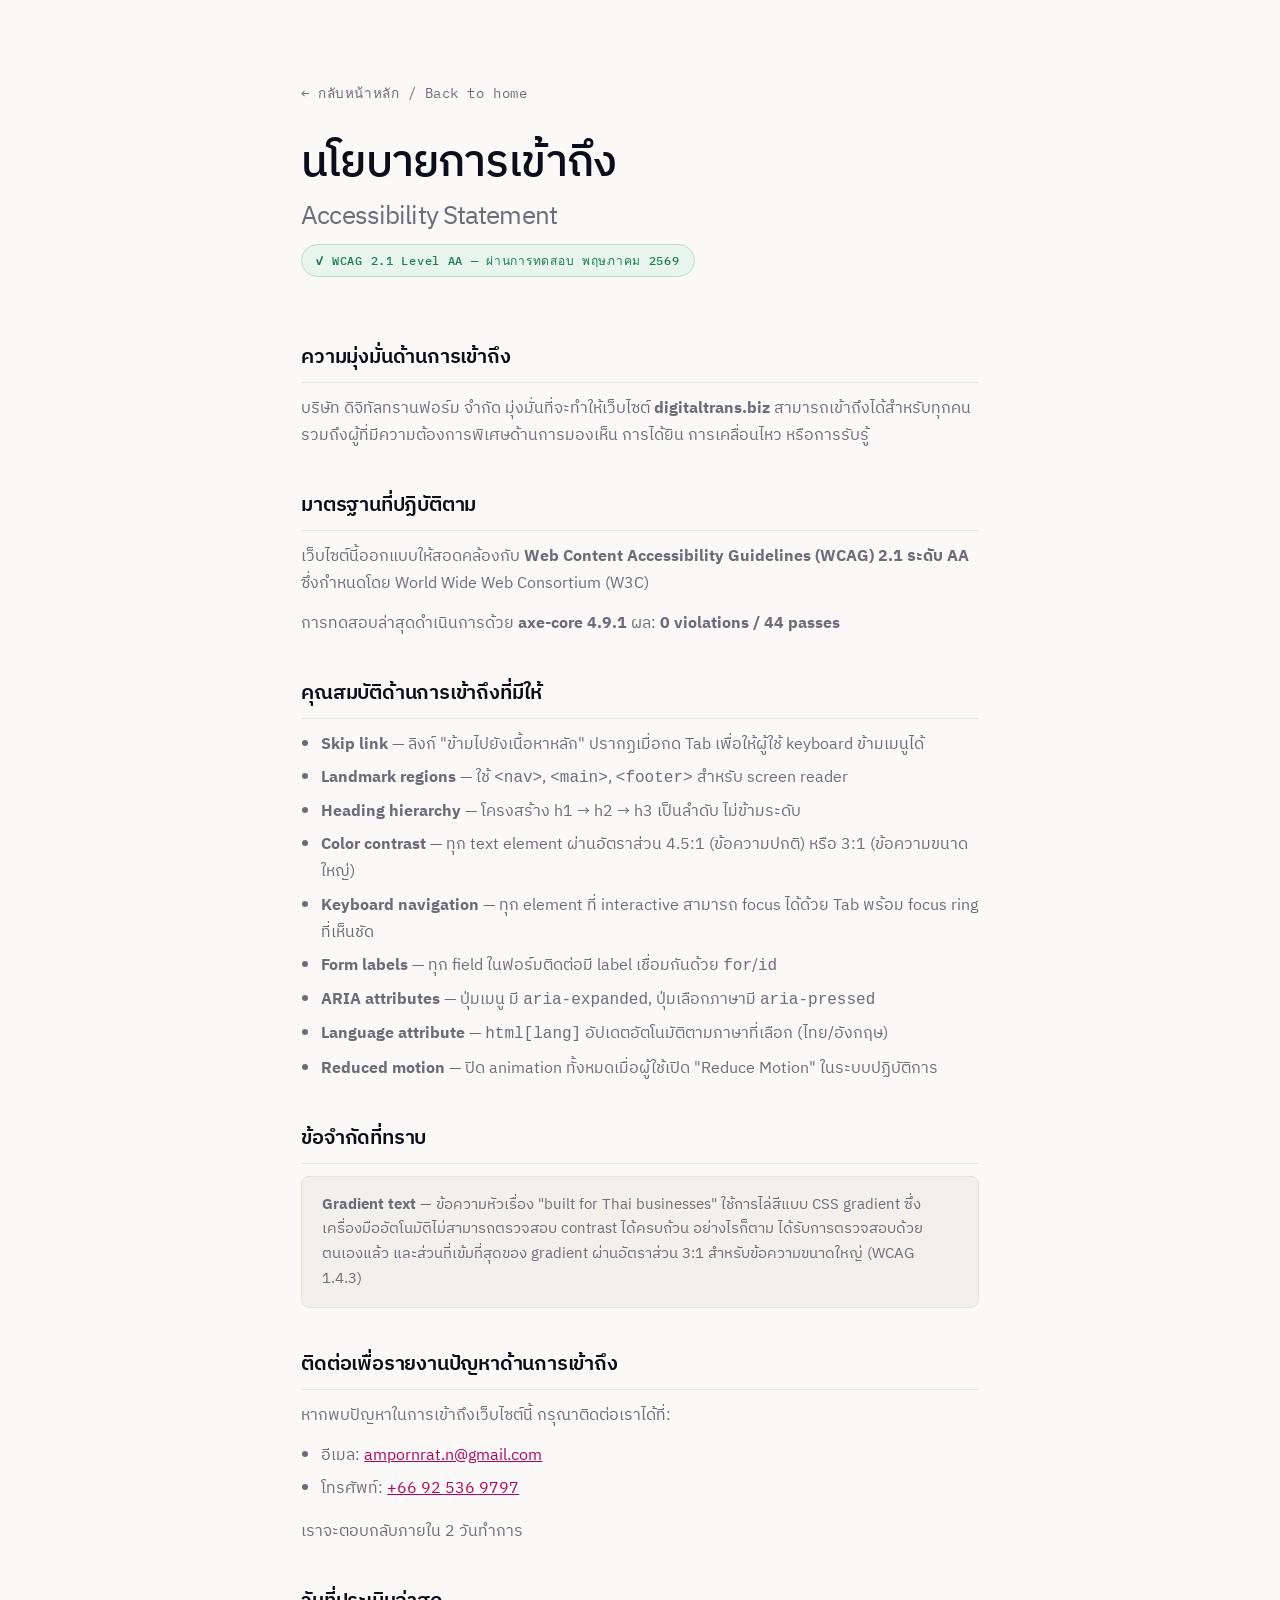
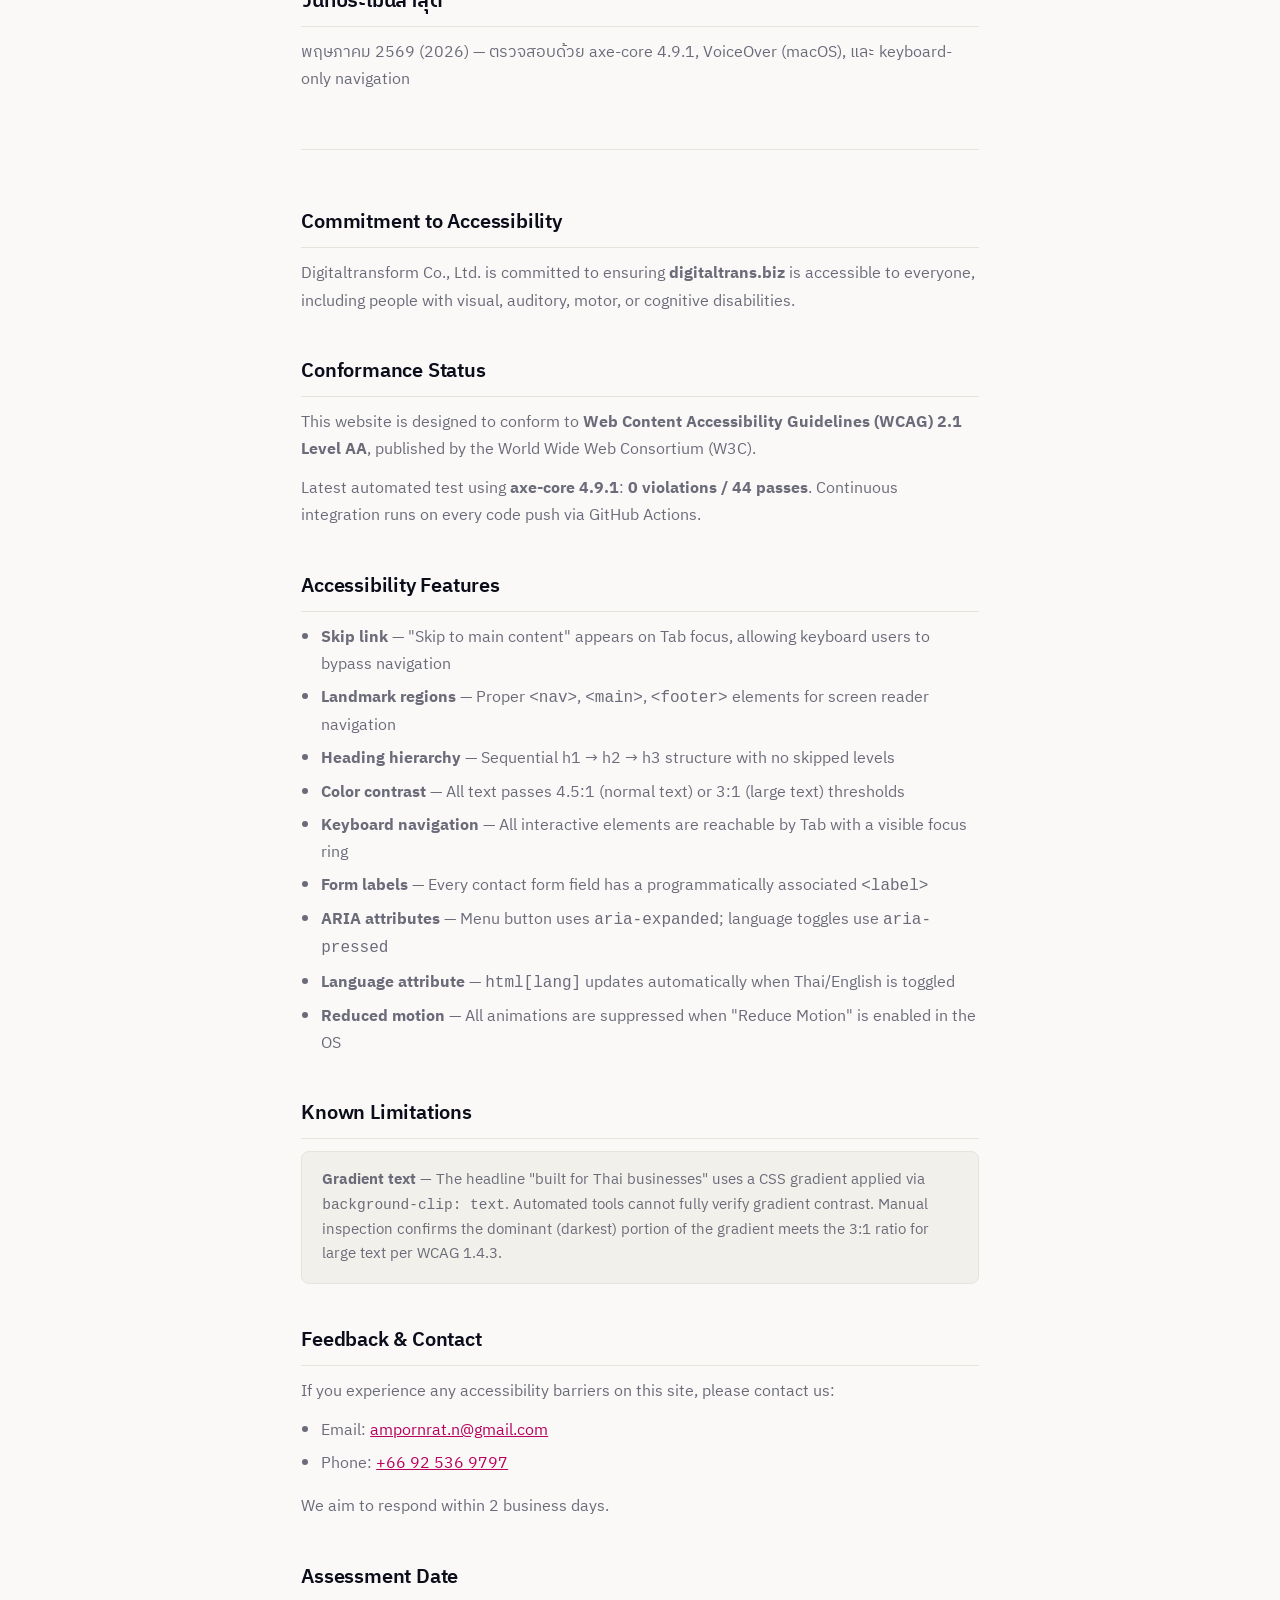
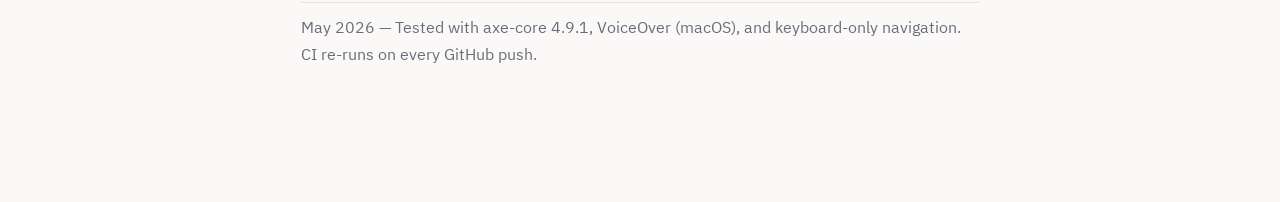
<file: accessibility.html>
<!doctype html>
<html lang="th">
<head>
  <meta charset="utf-8" />
  <meta name="viewport" content="width=device-width, initial-scale=1" />
  <title>นโยบายการเข้าถึง — Digitaltransform Co., Ltd.</title>
  <link rel="preconnect" href="https://fonts.googleapis.com" />
  <link rel="preconnect" href="https://fonts.gstatic.com" crossorigin />
  <link rel="stylesheet" href="https://fonts.googleapis.com/css2?family=IBM+Plex+Sans+Thai:wght@300;400;500;600;700&family=IBM+Plex+Sans:wght@300;400;500;600;700&family=IBM+Plex+Mono:wght@400;500&display=swap" />
  <link rel="stylesheet" href="styles.css" />
  <link rel="icon" href="assets/logo-mark.png" type="image/png" />
  <style>
    .a11y-page { max-width: 780px; margin: 0 auto; padding: 80px var(--pad) 120px; }
    .a11y-page h1 { font-size: clamp(28px, 4vw, 44px); font-weight: 500; letter-spacing: -0.02em; margin: 32px 0 8px; line-height: 1.1; }
    .a11y-page h2 { font-size: 20px; font-weight: 600; margin: 40px 0 12px; letter-spacing: -0.01em; border-bottom: 1px solid var(--line); padding-bottom: 8px; }
    .a11y-page p, .a11y-page li { font-size: 16px; line-height: 1.7; color: var(--mute); margin: 0 0 12px; }
    .a11y-page li { margin: 0 0 6px; }
    .a11y-page ul { padding-left: 20px; margin: 0 0 16px; }
    .a11y-page a { color: var(--c-magenta-dark); text-decoration: underline; }
    .a11y-page a:hover { color: var(--ink); }
    .a11y-page .badge { display: inline-flex; align-items: center; gap: 8px; background: #E8F5EE; color: #1B7F4D; border: 1px solid #B6DEC9; border-radius: 999px; padding: 6px 14px; font-family: var(--f-mono); font-size: 12px; letter-spacing: 0.06em; font-weight: 500; margin-bottom: 24px; }
    .a11y-page .badge::before { content: "✓"; font-weight: 700; }
    .a11y-page .known-limit { background: var(--paper-2); border: 1px solid var(--line); border-radius: var(--radius-sm); padding: 16px 20px; margin: 0 0 12px; }
    .a11y-page .known-limit p { margin: 0; font-size: 14.5px; }
    .a11y-page .lang-toggle { display: flex; gap: 8px; margin-bottom: 40px; }
    .a11y-page .lang-toggle a { font-size: 13px; font-family: var(--f-mono); letter-spacing: 0.08em; padding: 6px 14px; border-radius: 999px; border: 1px solid var(--line); color: var(--mute); text-decoration: none; }
    .a11y-page .lang-toggle a.active { background: var(--ink); color: white; border-color: var(--ink); }
    .a11y-page .back-link { display: inline-flex; align-items: center; gap: 6px; color: var(--mute); font-size: 13.5px; text-decoration: none; font-family: var(--f-mono); letter-spacing: 0.04em; margin-bottom: 0; }
    .a11y-page .back-link:hover { color: var(--ink); }
  </style>
</head>
<body lang="th">
  <div class="wrap a11y-page">

    <a class="back-link" href="index.html">← กลับหน้าหลัก / Back to home</a>

    <h1>นโยบายการเข้าถึง<br /><span style="color:var(--mute);font-size:0.6em;font-weight:400;">Accessibility Statement</span></h1>

    <div class="badge">WCAG 2.1 Level AA — ผ่านการทดสอบ พฤษภาคม 2569</div>

    <!-- ===== ภาษาไทย ===== -->
    <section aria-label="นโยบายการเข้าถึง ภาษาไทย">

      <h2>ความมุ่งมั่นด้านการเข้าถึง</h2>
      <p>บริษัท ดิจิทัลทรานฟอร์ม จำกัด มุ่งมั่นที่จะทำให้เว็บไซต์ <strong>digitaltrans.biz</strong> สามารถเข้าถึงได้สำหรับทุกคน รวมถึงผู้ที่มีความต้องการพิเศษด้านการมองเห็น การได้ยิน การเคลื่อนไหว หรือการรับรู้</p>

      <h2>มาตรฐานที่ปฏิบัติตาม</h2>
      <p>เว็บไซต์นี้ออกแบบให้สอดคล้องกับ <strong>Web Content Accessibility Guidelines (WCAG) 2.1 ระดับ AA</strong> ซึ่งกำหนดโดย World Wide Web Consortium (W3C)</p>
      <p>การทดสอบล่าสุดดำเนินการด้วย <strong>axe-core 4.9.1</strong> ผล: <strong>0 violations / 44 passes</strong></p>

      <h2>คุณสมบัติด้านการเข้าถึงที่มีให้</h2>
      <ul>
        <li><strong>Skip link</strong> — ลิงก์ "ข้ามไปยังเนื้อหาหลัก" ปรากฏเมื่อกด Tab เพื่อให้ผู้ใช้ keyboard ข้ามเมนูได้</li>
        <li><strong>Landmark regions</strong> — ใช้ <code>&lt;nav&gt;</code>, <code>&lt;main&gt;</code>, <code>&lt;footer&gt;</code> สำหรับ screen reader</li>
        <li><strong>Heading hierarchy</strong> — โครงสร้าง h1 → h2 → h3 เป็นลำดับ ไม่ข้ามระดับ</li>
        <li><strong>Color contrast</strong> — ทุก text element ผ่านอัตราส่วน 4.5:1 (ข้อความปกติ) หรือ 3:1 (ข้อความขนาดใหญ่)</li>
        <li><strong>Keyboard navigation</strong> — ทุก element ที่ interactive สามารถ focus ได้ด้วย Tab พร้อม focus ring ที่เห็นชัด</li>
        <li><strong>Form labels</strong> — ทุก field ในฟอร์มติดต่อมี label เชื่อมกันด้วย <code>for</code>/<code>id</code></li>
        <li><strong>ARIA attributes</strong> — ปุ่มเมนู มี <code>aria-expanded</code>, ปุ่มเลือกภาษามี <code>aria-pressed</code></li>
        <li><strong>Language attribute</strong> — <code>html[lang]</code> อัปเดตอัตโนมัติตามภาษาที่เลือก (ไทย/อังกฤษ)</li>
        <li><strong>Reduced motion</strong> — ปิด animation ทั้งหมดเมื่อผู้ใช้เปิด "Reduce Motion" ในระบบปฏิบัติการ</li>
      </ul>

      <h2>ข้อจำกัดที่ทราบ</h2>
      <div class="known-limit">
        <p><strong>Gradient text</strong> — ข้อความหัวเรื่อง "built for Thai businesses" ใช้การไล่สีแบบ CSS gradient ซึ่งเครื่องมืออัตโนมัติไม่สามารถตรวจสอบ contrast ได้ครบถ้วน อย่างไรก็ตาม ได้รับการตรวจสอบด้วยตนเองแล้ว และส่วนที่เข้มที่สุดของ gradient ผ่านอัตราส่วน 3:1 สำหรับข้อความขนาดใหญ่ (WCAG 1.4.3)</p>
      </div>

      <h2>ติดต่อเพื่อรายงานปัญหาด้านการเข้าถึง</h2>
      <p>หากพบปัญหาในการเข้าถึงเว็บไซต์นี้ กรุณาติดต่อเราได้ที่:</p>
      <ul>
        <li>อีเมล: <a href="mailto:ampornrat.n@gmail.com">ampornrat.n@gmail.com</a></li>
        <li>โทรศัพท์: <a href="tel:+66925369797">+66 92 536 9797</a></li>
      </ul>
      <p>เราจะตอบกลับภายใน 2 วันทำการ</p>

      <h2>วันที่ประเมินล่าสุด</h2>
      <p>พฤษภาคม 2569 (2026) — ตรวจสอบด้วย axe-core 4.9.1, VoiceOver (macOS), และ keyboard-only navigation</p>

    </section>

    <hr style="border:none;border-top:1px solid var(--line);margin:56px 0;" />

    <!-- ===== English ===== -->
    <section aria-label="Accessibility Statement in English" lang="en">

      <h2>Commitment to Accessibility</h2>
      <p>Digitaltransform Co., Ltd. is committed to ensuring <strong>digitaltrans.biz</strong> is accessible to everyone, including people with visual, auditory, motor, or cognitive disabilities.</p>

      <h2>Conformance Status</h2>
      <p>This website is designed to conform to <strong>Web Content Accessibility Guidelines (WCAG) 2.1 Level AA</strong>, published by the World Wide Web Consortium (W3C).</p>
      <p>Latest automated test using <strong>axe-core 4.9.1</strong>: <strong>0 violations / 44 passes</strong>. Continuous integration runs on every code push via GitHub Actions.</p>

      <h2>Accessibility Features</h2>
      <ul>
        <li><strong>Skip link</strong> — "Skip to main content" appears on Tab focus, allowing keyboard users to bypass navigation</li>
        <li><strong>Landmark regions</strong> — Proper <code>&lt;nav&gt;</code>, <code>&lt;main&gt;</code>, <code>&lt;footer&gt;</code> elements for screen reader navigation</li>
        <li><strong>Heading hierarchy</strong> — Sequential h1 → h2 → h3 structure with no skipped levels</li>
        <li><strong>Color contrast</strong> — All text passes 4.5:1 (normal text) or 3:1 (large text) thresholds</li>
        <li><strong>Keyboard navigation</strong> — All interactive elements are reachable by Tab with a visible focus ring</li>
        <li><strong>Form labels</strong> — Every contact form field has a programmatically associated <code>&lt;label&gt;</code></li>
        <li><strong>ARIA attributes</strong> — Menu button uses <code>aria-expanded</code>; language toggles use <code>aria-pressed</code></li>
        <li><strong>Language attribute</strong> — <code>html[lang]</code> updates automatically when Thai/English is toggled</li>
        <li><strong>Reduced motion</strong> — All animations are suppressed when "Reduce Motion" is enabled in the OS</li>
      </ul>

      <h2>Known Limitations</h2>
      <div class="known-limit">
        <p><strong>Gradient text</strong> — The headline "built for Thai businesses" uses a CSS gradient applied via <code>background-clip: text</code>. Automated tools cannot fully verify gradient contrast. Manual inspection confirms the dominant (darkest) portion of the gradient meets the 3:1 ratio for large text per WCAG 1.4.3.</p>
      </div>

      <h2>Feedback & Contact</h2>
      <p>If you experience any accessibility barriers on this site, please contact us:</p>
      <ul>
        <li>Email: <a href="mailto:ampornrat.n@gmail.com">ampornrat.n@gmail.com</a></li>
        <li>Phone: <a href="tel:+66925369797">+66 92 536 9797</a></li>
      </ul>
      <p>We aim to respond within 2 business days.</p>

      <h2>Assessment Date</h2>
      <p>May 2026 — Tested with axe-core 4.9.1, VoiceOver (macOS), and keyboard-only navigation. CI re-runs on every GitHub push.</p>

    </section>

  </div>
</body>
</html>
</file>
<file: styles.css>
/* ============================================================
   Digitaltransform Co., Ltd. — design system
   ============================================================ */

:root {
  /* Brand */
  --grad-warm: linear-gradient(95deg, #F62D7D 0%, #FF6B5C 45%, #FFC166 100%);
  --grad-cool: linear-gradient(135deg, #3023AE 0%, #932CC4 55%, #C86DD7 100%);
  --grad-full: linear-gradient(110deg, #3023AE 0%, #932CC4 35%, #F62D7D 70%, #FFC166 100%);

  --c-magenta: #F62D7D;
  --c-magenta-dark: #B8005C; /* WCAG AA on light bg: ~6:1 contrast ratio */
  --c-orange:  #FFC166;
  --c-indigo:  #3023AE;
  --c-violet:  #932CC4;
  --c-lilac:   #C86DD7;

  /* Neutrals */
  --ink:        #0B0D1A;
  --ink-soft:   #1A1D2E;
  --paper:      #FAF9F7;
  --paper-2:    #F2F0EA;
  --line:       #E6E3DC;
  --line-soft:  #EFECE5;
  --mute:       #6B6B7A;
  --mute-2:     #9A9AA8;

  /* Type */
  --f-sans: "IBM Plex Sans Thai", "IBM Plex Sans", system-ui, sans-serif;
  --f-mono: "IBM Plex Mono", ui-monospace, monospace;
  --f-serif: "IBM Plex Serif", Georgia, serif;

  /* Geo */
  --maxw: 1280px;
  --pad: clamp(20px, 4vw, 56px);
  --radius: 14px;
  --radius-sm: 8px;
}

* { box-sizing: border-box; }

@media (prefers-reduced-motion: no-preference) {
  html { scroll-behavior: smooth; }
}

body {
  margin: 0;
  font-family: var(--f-sans);
  background: var(--paper);
  color: var(--ink);
  -webkit-font-smoothing: antialiased;
  text-rendering: optimizeLegibility;
}

a { color: inherit; text-decoration: none; }
button { font: inherit; }

img { max-width: 100%; display: block; }

::selection { background: var(--c-magenta); color: white; }

/* ---------- Skip link (WCAG 2.4.1) ---------- */

.skip-link {
  position: absolute;
  top: -120%;
  left: 8px;
  z-index: 9999;
  background: var(--ink);
  color: white;
  padding: 10px 20px;
  border-radius: var(--radius-sm);
  font-size: 14px;
  font-weight: 500;
  text-decoration: none;
  transition: top 0.2s ease;
  white-space: nowrap;
}
.skip-link:focus {
  top: 8px;
  outline: 3px solid var(--c-orange);
  outline-offset: 2px;
}

/* ---------- Global focus visible (WCAG 2.4.7) ---------- */

:focus-visible {
  outline: 2px solid var(--c-magenta);
  outline-offset: 3px;
  border-radius: 3px;
}

/* ---------- Utilities ---------- */

.wrap {
  max-width: var(--maxw);
  margin: 0 auto;
  padding-inline: var(--pad);
}

.eyebrow {
  font-family: var(--f-mono);
  font-size: 11px;
  letter-spacing: 0.14em;
  text-transform: uppercase;
  color: var(--mute);
  display: inline-flex;
  align-items: center;
  gap: 8px;
}
.eyebrow::before {
  content: "";
  width: 18px;
  height: 1px;
  background: var(--mute-2);
}

.grad-text {
  background: var(--grad-warm);
  -webkit-background-clip: text;
  background-clip: text;
  color: transparent;
}

.h-display {
  font-size: clamp(40px, 5.4vw, 76px);
  line-height: 1.02;
  letter-spacing: -0.025em;
  font-weight: 500;
  text-wrap: balance;
  margin: 0;
}

.h-section {
  font-size: clamp(30px, 3.4vw, 48px);
  line-height: 1.08;
  letter-spacing: -0.02em;
  font-weight: 500;
  text-wrap: balance;
  margin: 0;
}

.h-card {
  font-size: 22px;
  line-height: 1.2;
  font-weight: 600;
  letter-spacing: -0.01em;
  margin: 0;
}

.lead {
  font-size: clamp(17px, 1.4vw, 20px);
  line-height: 1.5;
  color: var(--mute);
  max-width: 60ch;
  text-wrap: pretty;
}

body[lang="th"] .h-display,
body[lang="th"] .h-section,
body[lang="th"] .h-card { line-height: 1.18; }
body[lang="th"] .h-display { line-height: 1.12; }
body[lang="th"] .lead { line-height: 1.7; }

/* ---------- Buttons ---------- */

.btn {
  display: inline-flex;
  align-items: center;
  gap: 10px;
  height: 48px;
  padding: 0 22px;
  border-radius: 999px;
  font-size: 15px;
  font-weight: 500;
  cursor: pointer;
  transition: transform .15s ease, box-shadow .15s ease, background .2s ease;
  border: none;
  white-space: nowrap;
}
.btn:hover { transform: translateY(-1px); }
.btn:active { transform: translateY(0); }

.btn-primary {
  background: var(--ink);
  color: white;
  position: relative;
  overflow: hidden;
}
.btn-primary::before {
  content: "";
  position: absolute;
  inset: 0;
  background: var(--grad-warm);
  opacity: 0;
  transition: opacity .25s ease;
}
.btn-primary span { position: relative; z-index: 1; }
.btn-primary:hover::before { opacity: 1; }
.btn-primary:hover { box-shadow: 0 14px 28px -10px rgba(246, 45, 125, 0.4); }

.btn-ghost {
  background: transparent;
  color: var(--ink);
  border: 1px solid var(--line);
}
.btn-ghost:hover { background: white; border-color: var(--ink); }

.btn-grad {
  background: var(--grad-warm);
  color: var(--ink);
  box-shadow: 0 12px 28px -12px rgba(246, 45, 125, 0.5);
}

.arrow {
  display: inline-block;
  transition: transform .2s ease;
}
.btn:hover .arrow { transform: translateX(3px); }

/* ---------- Section frame ---------- */

section.block { padding: clamp(72px, 9vw, 128px) 0; }

.section-head {
  display: grid;
  grid-template-columns: 1fr 2fr;
  gap: 48px;
  margin-bottom: clamp(40px, 5vw, 72px);
  align-items: end;
}
.section-head .right { max-width: 60ch; }
@media (max-width: 820px) {
  .section-head { grid-template-columns: 1fr; gap: 16px; }
}

/* ---------- Nav ---------- */

.nav {
  position: sticky;
  top: 0;
  z-index: 50;
  background: rgba(250, 249, 247, 0.78);
  backdrop-filter: saturate(140%) blur(14px);
  -webkit-backdrop-filter: saturate(140%) blur(14px);
  border-bottom: 1px solid transparent;
  transition: border-color .2s, background .2s;
}
.nav.scrolled { border-bottom-color: var(--line); }

.nav-inner {
  display: flex;
  align-items: center;
  justify-content: space-between;
  gap: 24px;
}

.nav-brand {
  display: flex;
  align-items: center;
  gap: 12px;
  letter-spacing: -0.01em;
}
.nav-brand img { width: 44px; height: 44px; flex: none; }
.nav-brand .word {
  display: flex;
  flex-direction: column;
  line-height: 1.05;
}
.nav-brand .word b {
  font-weight: 700;
  font-size: 18px;
  letter-spacing: -0.005em;
  color: var(--ink);
}
.nav-brand .word small {
  font-weight: 400;
  font-size: 10.5px;
  color: var(--mute);
  letter-spacing: 0.04em;
  margin-top: 4px;
}
body[lang="th"] .nav-brand .word b { font-size: 18px; font-weight: 600; }
body[lang="th"] .nav-brand .word small { font-size: 11px; }

.nav-inner { height: 78px; }

.nav-links {
  display: flex;
  align-items: center;
  gap: 2px;
}
.nav-links a {
  padding: 10px 12px;
  font-size: 13.5px;
  color: var(--ink);
  border-radius: 999px;
  transition: background .15s, color .15s;
  position: relative;
  white-space: nowrap;
}
.nav-links a:hover { background: white; }
.nav-links a:focus-visible {
  outline: 2px solid var(--c-magenta);
  outline-offset: 2px;
  background: white;
}
.nav-links a.active { color: var(--c-magenta); }

.nav-burger {
  display: none;
  width: 40px;
  height: 40px;
  border-radius: 999px;
  border: 1px solid var(--line);
  background: white;
  cursor: pointer;
  align-items: center;
  justify-content: center;
}
.nav-burger svg { display: block; }

.nav-mobile {
  display: none;
  position: absolute;
  top: 100%;
  left: var(--pad);
  right: var(--pad);
  background: white;
  border: 1px solid var(--line);
  border-radius: var(--radius);
  padding: 12px;
  margin-top: 8px;
  box-shadow: 0 24px 48px -16px rgba(11, 13, 26, 0.15);
  flex-direction: column;
  gap: 2px;
}
.nav-mobile.open { display: flex; }
.nav-mobile a {
  padding: 12px 16px;
  font-size: 15px;
  border-radius: 8px;
  color: var(--ink);
  transition: background .15s;
}
.nav-mobile a:hover { background: var(--paper-2); }
.nav-mobile a.active { color: var(--c-magenta); }

.lang-pill {
  display: inline-flex;
  align-items: center;
  background: white;
  border: 1px solid var(--line);
  border-radius: 999px;
  padding: 4px;
  gap: 2px;
}
.lang-pill button {
  border: none;
  background: transparent;
  padding: 6px 12px;
  font-size: 12px;
  font-family: var(--f-mono);
  letter-spacing: 0.08em;
  border-radius: 999px;
  cursor: pointer;
  color: var(--mute);
}
.lang-pill button.on {
  background: var(--ink);
  color: white;
}

.nav-cta { display: flex; align-items: center; gap: 10px; }
.nav-cta-btn { display: inline-flex; }

@media (max-width: 1080px) {
  .nav-links { display: none; }
  .nav-burger { display: inline-flex; }
}
@media (max-width: 640px) {
  .nav-cta-btn { display: none; }
  .nav-brand small { display: none; }
}

/* ---------- Hero ---------- */

.hero {
  position: relative;
  padding: clamp(56px, 7vw, 112px) 0 clamp(64px, 8vw, 120px);
  overflow: hidden;
}
.hero-grid {
  display: grid;
  grid-template-columns: 1.4fr 1fr;
  gap: 56px;
  align-items: center;
}
@media (max-width: 960px) {
  .hero-grid { grid-template-columns: 1fr; gap: 40px; }
}

.hero h1 { margin-top: 24px; }
.hero .lead { margin-top: 24px; }

.hero-cta {
  margin-top: 36px;
  display: flex;
  gap: 12px;
  flex-wrap: wrap;
}

.hero-stats {
  display: grid;
  grid-template-columns: repeat(3, 1fr);
  gap: 24px;
  margin-top: 56px;
  padding-top: 32px;
  border-top: 1px solid var(--line);
  max-width: 580px;
}
.hero-stats .num {
  font-family: var(--f-sans);
  font-size: 36px;
  font-weight: 500;
  letter-spacing: -0.02em;
  line-height: 1;
}
.hero-stats .num.grad {
  background: var(--grad-warm);
  -webkit-background-clip: text;
  background-clip: text;
  color: transparent;
}
.hero-stats .lbl {
  font-size: 12px;
  color: var(--mute);
  margin-top: 8px;
  font-family: var(--f-mono);
  letter-spacing: 0.04em;
}

/* hero visual */
.hero-visual {
  position: relative;
  aspect-ratio: 1 / 1.05;
  border-radius: 24px;
  overflow: hidden;
  background: var(--ink);
  isolation: isolate;
}
.hero-visual::before {
  content: "";
  position: absolute;
  inset: 0;
  background:
    radial-gradient(60% 60% at 70% 30%, rgba(246,45,125,0.7), transparent 60%),
    radial-gradient(70% 60% at 20% 80%, rgba(48,35,174,0.85), transparent 65%),
    radial-gradient(40% 40% at 60% 90%, rgba(255,193,102,0.55), transparent 70%);
}
.hero-visual::after {
  content: "";
  position: absolute;
  inset: 0;
  background-image:
    linear-gradient(rgba(255,255,255,0.06) 1px, transparent 1px),
    linear-gradient(90deg, rgba(255,255,255,0.06) 1px, transparent 1px);
  background-size: 40px 40px;
  mask-image: radial-gradient(80% 80% at 50% 50%, black, transparent 85%);
}
.hero-visual .badge {
  position: absolute;
  inset: auto 20px 20px 20px;
  display: flex;
  justify-content: space-between;
  align-items: end;
  color: rgba(255,255,255,0.9);
  font-family: var(--f-mono);
  font-size: 11px;
  letter-spacing: 0.06em;
  z-index: 2;
}
.hero-visual .badge .dot {
  display: inline-block;
  width: 8px;
  height: 8px;
  border-radius: 999px;
  background: #2DE388;
  box-shadow: 0 0 10px rgba(45, 227, 136, 0.8);
  margin-right: 6px;
  animation: pulse 2s ease-in-out infinite;
}
@keyframes pulse {
  0%, 100% { opacity: 1; }
  50% { opacity: 0.4; }
}

.hero-visual .panel {
  position: absolute;
  top: 22px;
  left: 22px;
  right: 22px;
  background: rgba(11, 13, 26, 0.7);
  backdrop-filter: blur(10px);
  border: 1px solid rgba(255,255,255,0.12);
  border-radius: 10px;
  padding: 16px;
  color: white;
  z-index: 2;
}
.hero-visual .panel .row {
  display: flex;
  justify-content: space-between;
  font-family: var(--f-mono);
  font-size: 11px;
  padding: 6px 0;
  border-bottom: 1px dashed rgba(255,255,255,0.08);
  color: rgba(255,255,255,0.75);
}
.hero-visual .panel .row:last-child { border-bottom: none; }
.hero-visual .panel .row b { color: white; font-weight: 600; }
.hero-visual .panel .row .up { color: #2DE388; }

.hero-visual .chart {
  position: absolute;
  left: 22px;
  right: 22px;
  bottom: 70px;
  height: 140px;
  z-index: 2;
}

/* ---------- Trusted bar ---------- */

.trusted {
  padding: 48px 0;
  border-top: 1px solid var(--line);
  border-bottom: 1px solid var(--line);
  background: var(--paper-2);
}
.trusted .label {
  text-align: center;
  font-family: var(--f-mono);
  font-size: 11px;
  letter-spacing: 0.14em;
  text-transform: uppercase;
  color: var(--mute);
  margin-bottom: 24px;
}
.trusted .logos {
  display: grid;
  grid-template-columns: repeat(4, 1fr);
  gap: 24px 48px;
  align-items: center;
  justify-items: center;
}
.trusted .logos div {
  font-weight: 700;
  font-size: 18px;
  letter-spacing: -0.01em;
  color: var(--mute);
  font-family: var(--f-sans);
  transition: color .2s;
}
.trusted .logos div:hover { color: var(--ink); }
@media (max-width: 720px) {
  .trusted .logos { grid-template-columns: repeat(2, 1fr); }
}

/* ---------- About ---------- */

.about-grid {
  display: grid;
  grid-template-columns: 1fr 1fr;
  gap: 64px;
  align-items: start;
}
.about-grid .copy h3 { margin-top: 0; }
.about-grid .body { color: var(--mute); margin-top: 24px; line-height: 1.65; font-size: 17px; }
.about-grid .body p + p { margin-top: 16px; }

.values {
  display: grid;
  grid-template-columns: repeat(2, 1fr);
  gap: 1px;
  background: var(--line);
  border: 1px solid var(--line);
  border-radius: var(--radius);
  overflow: hidden;
}
.values > div {
  background: var(--paper);
  padding: 28px;
  transition: background .2s;
}
.values > div:hover { background: white; }
.values .num {
  font-family: var(--f-mono);
  font-size: 11px;
  color: var(--c-magenta-dark);
  letter-spacing: 0.1em;
}
.values h3 {
  font-size: 18px;
  margin: 12px 0 8px;
  font-weight: 600;
}
.values p {
  margin: 0;
  color: var(--mute);
  font-size: 14px;
  line-height: 1.6;
}

@media (max-width: 900px) {
  .about-grid { grid-template-columns: 1fr; gap: 40px; }
}

/* ---------- Expertise ---------- */

.expertise-grid {
  display: grid;
  grid-template-columns: repeat(3, 1fr);
  gap: 1px;
  background: var(--line);
  border: 1px solid var(--line);
  border-radius: var(--radius);
  overflow: hidden;
}
.expertise-card {
  background: var(--paper);
  padding: 36px 32px;
  position: relative;
  transition: background .2s;
  min-height: 280px;
  display: flex;
  flex-direction: column;
}
.expertise-card:hover { background: white; }
.expertise-card .n {
  font-family: var(--f-mono);
  font-size: 11px;
  color: var(--mute);
  letter-spacing: 0.1em;
}
.expertise-card .n::after {
  content: "";
  display: block;
  width: 28px;
  height: 2px;
  background: var(--grad-warm);
  margin-top: 12px;
}
.expertise-card h3 {
  margin: 20px 0 12px;
  font-size: 22px;
  font-weight: 600;
  letter-spacing: -0.01em;
}
.expertise-card p {
  color: var(--mute);
  font-size: 14px;
  line-height: 1.6;
  margin: 0 0 20px;
  flex: 1;
}
.expertise-card .tags {
  display: flex;
  flex-wrap: wrap;
  gap: 6px;
}
.expertise-card .tags span {
  font-family: var(--f-mono);
  font-size: 10px;
  letter-spacing: 0.06em;
  padding: 4px 10px;
  background: var(--paper-2);
  border-radius: 999px;
  color: var(--ink-soft);
}

@media (max-width: 900px) {
  .expertise-grid { grid-template-columns: repeat(2, 1fr); }
}
@media (max-width: 620px) {
  .expertise-grid { grid-template-columns: 1fr; }
}

/* ---------- Product ---------- */

.product-section { background: var(--ink); color: var(--paper); }
.product-section .eyebrow { color: var(--c-lilac); }
.product-section .eyebrow::before { background: var(--c-lilac); }
.product-section .lead { color: rgba(255,255,255,0.65); }

.product-grid {
  display: grid;
  grid-template-columns: repeat(3, 1fr);
  gap: 20px;
}
.product-card {
  background: rgba(255,255,255,0.04);
  border: 1px solid rgba(255,255,255,0.1);
  border-radius: var(--radius);
  padding: 32px;
  display: flex;
  flex-direction: column;
  transition: border-color .25s, background .25s, transform .25s;
}
.product-card:hover {
  background: rgba(255,255,255,0.06);
  border-color: rgba(255,255,255,0.2);
  transform: translateY(-4px);
}
.product-card .tag {
  font-family: var(--f-mono);
  font-size: 10px;
  letter-spacing: 0.1em;
  padding: 4px 10px;
  border-radius: 999px;
  background: var(--grad-warm);
  color: var(--ink);
  align-self: flex-start;
  margin-bottom: 28px;
}
.product-card h3 {
  font-size: 28px;
  font-weight: 600;
  margin: 0 0 8px;
  letter-spacing: -0.02em;
}
.product-card .tagline {
  font-size: 15px;
  color: rgba(255,255,255,0.7);
  margin: 0 0 20px;
  line-height: 1.4;
}
.product-card .desc {
  font-size: 14px;
  color: rgba(255,255,255,0.6);
  line-height: 1.6;
  margin: 0 0 24px;
}
.product-card ul {
  list-style: none;
  padding: 0;
  margin: 0 0 24px;
  display: grid;
  gap: 10px;
}
.product-card ul li {
  font-size: 13.5px;
  color: rgba(255,255,255,0.85);
  display: flex;
  gap: 10px;
  align-items: flex-start;
  line-height: 1.5;
}
.product-card ul li::before {
  content: "";
  display: inline-block;
  width: 5px;
  height: 5px;
  border-radius: 999px;
  background: var(--grad-warm);
  margin-top: 8px;
  flex: none;
}
.product-card .price {
  margin-top: auto;
  padding-top: 20px;
  border-top: 1px solid rgba(255,255,255,0.1);
  font-family: var(--f-mono);
  font-size: 13px;
  color: white;
}

@media (max-width: 900px) {
  .product-grid { grid-template-columns: 1fr; }
}

/* ---------- Case studies ---------- */

.cases-list { display: grid; gap: 12px; }
.case-card {
  display: grid;
  grid-template-columns: 220px 1fr auto;
  gap: 48px;
  padding: 36px 32px;
  border: 1px solid var(--line);
  border-radius: var(--radius);
  background: var(--paper);
  align-items: center;
  transition: background .2s, transform .25s, border-color .2s;
}
.case-card:hover {
  background: white;
  border-color: var(--mute-2);
  transform: translateX(4px);
}
.case-card .meta { color: var(--mute); }
.case-card .meta .industry {
  font-family: var(--f-mono);
  font-size: 10px;
  letter-spacing: 0.12em;
  text-transform: uppercase;
}
.case-card .meta .client {
  font-size: 20px;
  font-weight: 600;
  color: var(--ink);
  margin-top: 6px;
  letter-spacing: -0.01em;
}
.case-card .body h3 {
  font-size: 22px;
  font-weight: 500;
  margin: 0 0 8px;
  line-height: 1.25;
  letter-spacing: -0.01em;
}
.case-card .body p {
  margin: 0;
  color: var(--mute);
  font-size: 14.5px;
  line-height: 1.6;
}
.case-card .metrics {
  display: flex;
  gap: 24px;
  flex: none;
}
.case-card .metrics .m { text-align: right; }
.case-card .metrics .k {
  font-size: 22px;
  font-weight: 500;
  letter-spacing: -0.01em;
}
.case-card .metrics .m:first-child .k { color: var(--c-magenta-dark); }
.case-card .metrics .v {
  font-family: var(--f-mono);
  font-size: 10px;
  color: var(--mute);
  margin-top: 4px;
  letter-spacing: 0.06em;
}

@media (max-width: 980px) {
  .case-card { grid-template-columns: 1fr; gap: 20px; }
  .case-card .metrics { justify-content: flex-start; }
  .case-card .metrics .m { text-align: left; }
}

/* ---------- Consultants (Team) ---------- */

.section-lead {
  margin: 18px 0 0;
  color: var(--mute);
  font-size: 16px;
  line-height: 1.6;
  text-wrap: pretty;
  max-width: 62ch;
}

.consultants-grid {
  display: grid;
  grid-template-columns: repeat(2, 1fr);
  gap: 24px;
  margin-top: 56px;
}
.consultant-card {
  position: relative;
  background: var(--paper);
  border: 1px solid var(--line);
  border-radius: var(--radius);
  padding: 32px 32px 28px;
  display: flex;
  flex-direction: column;
  transition: background .2s, border-color .2s;
}
.consultant-card:hover {
  background: white;
  border-color: var(--mute-2);
}
.consultant-index {
  position: absolute;
  top: 24px;
  right: 28px;
  font-family: var(--f-mono);
  font-size: 11px;
  letter-spacing: 0.12em;
  color: var(--mute);
}
.consultant-head {
  border-bottom: 1px solid var(--line);
  padding-bottom: 22px;
  margin-bottom: 22px;
}
.consultant-role {
  margin: 0;
  font-size: 21px;
  line-height: 1.25;
  letter-spacing: -0.01em;
  font-weight: 600;
  padding-right: 48px;
  text-wrap: balance;
}
.consultant-tagline {
  margin: 12px 0 0;
  color: var(--c-magenta-dark);
  font-size: 14.5px;
  line-height: 1.5;
  font-style: italic;
  text-wrap: pretty;
}
.consultant-label {
  margin-top: 18px;
  font-family: var(--f-mono);
  font-size: 10.5px;
  letter-spacing: 0.14em;
  text-transform: uppercase;
  color: var(--mute);
}
.consultant-list {
  list-style: none;
  margin: 0;
  padding: 0;
  display: flex;
  flex-direction: column;
  gap: 14px;
}
.consultant-list li {
  font-size: 14px;
  line-height: 1.6;
  color: var(--mute);
  padding-left: 18px;
  position: relative;
  text-wrap: pretty;
}
.consultant-list li::before {
  content: "";
  position: absolute;
  left: 0;
  top: 0.7em;
  width: 8px;
  height: 1px;
  background: var(--c-magenta);
}
.consultant-list li .bh {
  color: var(--ink);
  font-weight: 600;
}
.consultant-list li .bb { color: var(--mute); }

@media (max-width: 900px) {
  .consultants-grid { grid-template-columns: 1fr; }
  .consultant-card { padding: 26px 22px; }
  .consultant-role { font-size: 19px; padding-right: 40px; }
}

/* ---------- Contact ---------- */

.contact-grid {
  display: grid;
  grid-template-columns: 1fr 1.3fr;
  gap: 64px;
  align-items: start;
}
.contact-info { padding-right: 24px; }
.contact-info .item {
  padding: 20px 0;
  border-bottom: 1px solid var(--line);
}
.contact-info .item:first-of-type { border-top: 1px solid var(--line); }
.contact-info .item .lbl {
  font-family: var(--f-mono);
  font-size: 10px;
  letter-spacing: 0.12em;
  text-transform: uppercase;
  color: var(--mute);
  margin-bottom: 6px;
}
.contact-info .item .val {
  font-size: 15.5px;
  line-height: 1.5;
}
.contact-info .item.email .val { color: var(--c-magenta-dark); }

.contact-form {
  background: white;
  border: 1px solid var(--line);
  border-radius: var(--radius);
  padding: 36px;
}
.contact-form .row {
  display: grid;
  grid-template-columns: 1fr 1fr;
  gap: 16px;
  margin-bottom: 16px;
}
.contact-form .row.full { grid-template-columns: 1fr; }
.contact-form label {
  font-family: var(--f-mono);
  font-size: 10px;
  letter-spacing: 0.1em;
  text-transform: uppercase;
  color: var(--mute);
  display: block;
  margin-bottom: 8px;
}
.contact-form input,
.contact-form select,
.contact-form textarea {
  width: 100%;
  font: inherit;
  font-size: 15px;
  padding: 12px 14px;
  background: var(--paper);
  border: 1px solid var(--line);
  border-radius: var(--radius-sm);
  color: var(--ink);
  font-family: inherit;
  transition: border-color .15s, background .15s;
}
.contact-form textarea { min-height: 120px; resize: vertical; }
.contact-form input:focus,
.contact-form select:focus,
.contact-form textarea:focus {
  outline: 2px solid var(--c-magenta);
  outline-offset: 2px;
  border-color: var(--c-magenta);
  background: white;
}
.contact-form .submit-row {
  display: flex;
  justify-content: space-between;
  align-items: center;
  margin-top: 20px;
}
.contact-form .sent {
  display: flex;
  align-items: center;
  gap: 10px;
  font-family: var(--f-mono);
  font-size: 12px;
  color: var(--mute);
}
.contact-form .sent.success { color: #1B7F4D; }

@media (max-width: 900px) {
  .contact-grid { grid-template-columns: 1fr; gap: 40px; }
  .contact-info { padding-right: 0; }
}

/* ---------- Footer ---------- */

.footer {
  background: var(--ink);
  color: var(--paper);
  padding: 80px 0 36px;
}
.footer-top {
  display: grid;
  grid-template-columns: 1.4fr repeat(4, 1fr);
  gap: 48px;
  padding-bottom: 56px;
  border-bottom: 1px solid rgba(255,255,255,0.1);
}
.footer-brand img { width: 40px; height: 40px; margin-bottom: 20px; }
.footer-brand .name { font-weight: 700; font-size: 17px; margin-bottom: 8px; }
.footer-brand .tag { color: rgba(255,255,255,0.5); font-size: 13.5px; line-height: 1.5; max-width: 28ch; }

.footer-col h3 {
  font-family: var(--f-mono);
  font-size: 10px;
  letter-spacing: 0.14em;
  text-transform: uppercase;
  color: rgba(255,255,255,0.65);
  margin: 0 0 16px;
  font-weight: 500;
}
.footer-col ul { list-style: none; padding: 0; margin: 0; display: grid; gap: 10px; }
.footer-col a {
  font-size: 13.5px;
  color: rgba(255,255,255,0.75);
  transition: color .15s;
}
.footer-col a:hover { color: white; }

.footer-bottom {
  display: flex;
  justify-content: space-between;
  align-items: center;
  padding-top: 28px;
  font-family: var(--f-mono);
  font-size: 11px;
  letter-spacing: 0.04em;
  color: rgba(255,255,255,0.6);
}

@media (max-width: 900px) {
  .footer-top { grid-template-columns: repeat(2, 1fr); gap: 32px; }
  .footer-brand { grid-column: 1 / -1; }
  .footer-bottom { flex-direction: column; gap: 12px; align-items: flex-start; }
}

/* ---------- Reduced motion (WCAG 2.3.3) ---------- */

@media (prefers-reduced-motion: reduce) {
  *,
  *::before,
  *::after {
    animation-duration: 0.01ms !important;
    animation-iteration-count: 1 !important;
    transition-duration: 0.01ms !important;
  }
}
</file>
